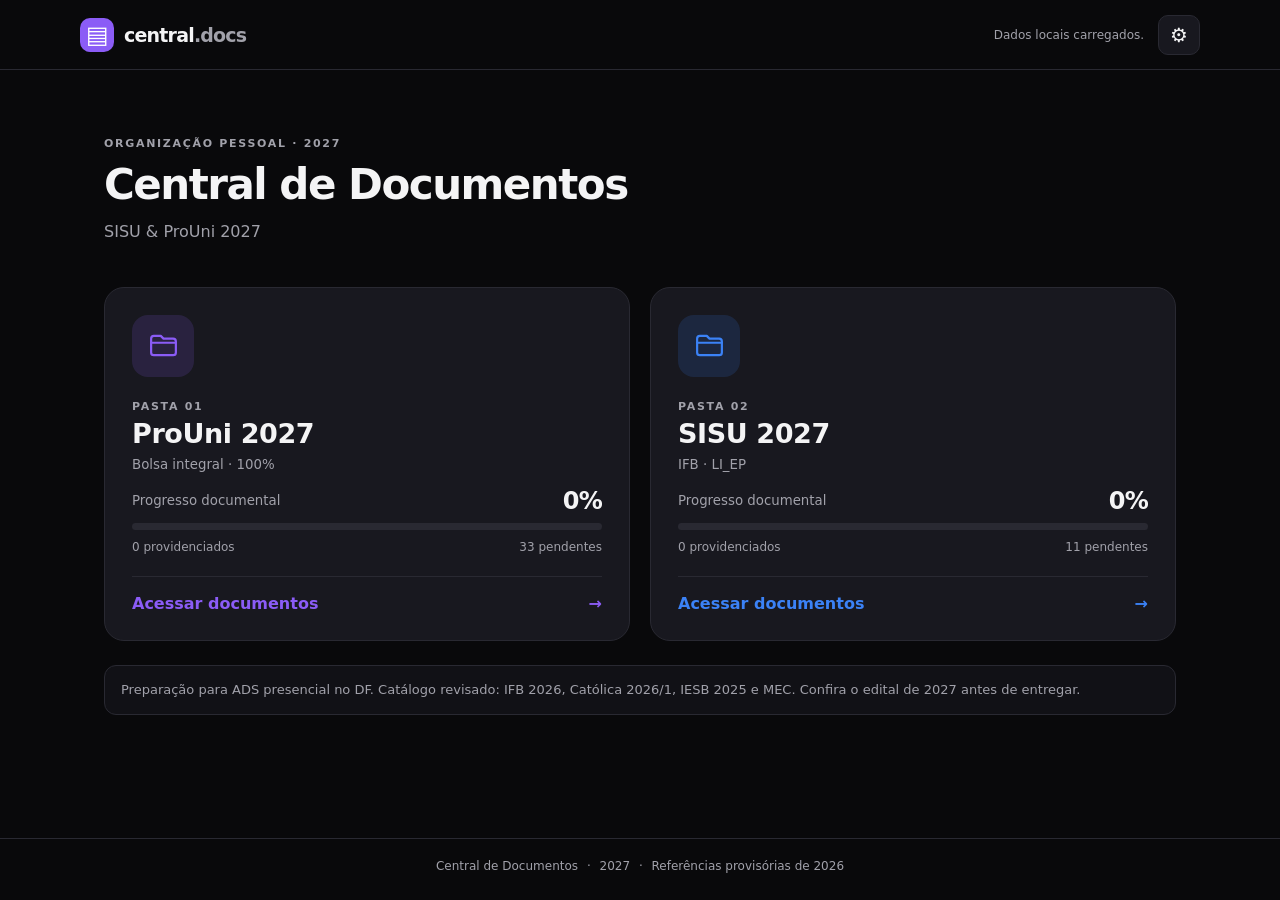
<file: index.html>
<!doctype html><html lang="pt-BR"><head><meta charset="utf-8"><meta name="viewport" content="width=device-width,initial-scale=1"><title>Central de Documentos · 2027</title><link rel="stylesheet" href="style.css"></head><body><header><button id="brand" class="brand" aria-label="Início"><span class="logo">▤</span><span>central<span class="muted">.docs</span></span></button><div class="headright"><span id="saved" role="status"></span><button id="settings" class="iconbtn" aria-label="Configurações" title="Configurações">⚙</button></div></header><main id="app"></main><footer>Central de Documentos <span>·</span> 2027 <span>·</span> Referências provisórias de 2026</footer><input type="file" id="importfile" accept=".json,application/json" hidden><dialog id="dialog"></dialog><script src="documents.js"></script><script src="storage.js"></script><script src="script.js"></script></body></html>
</file>
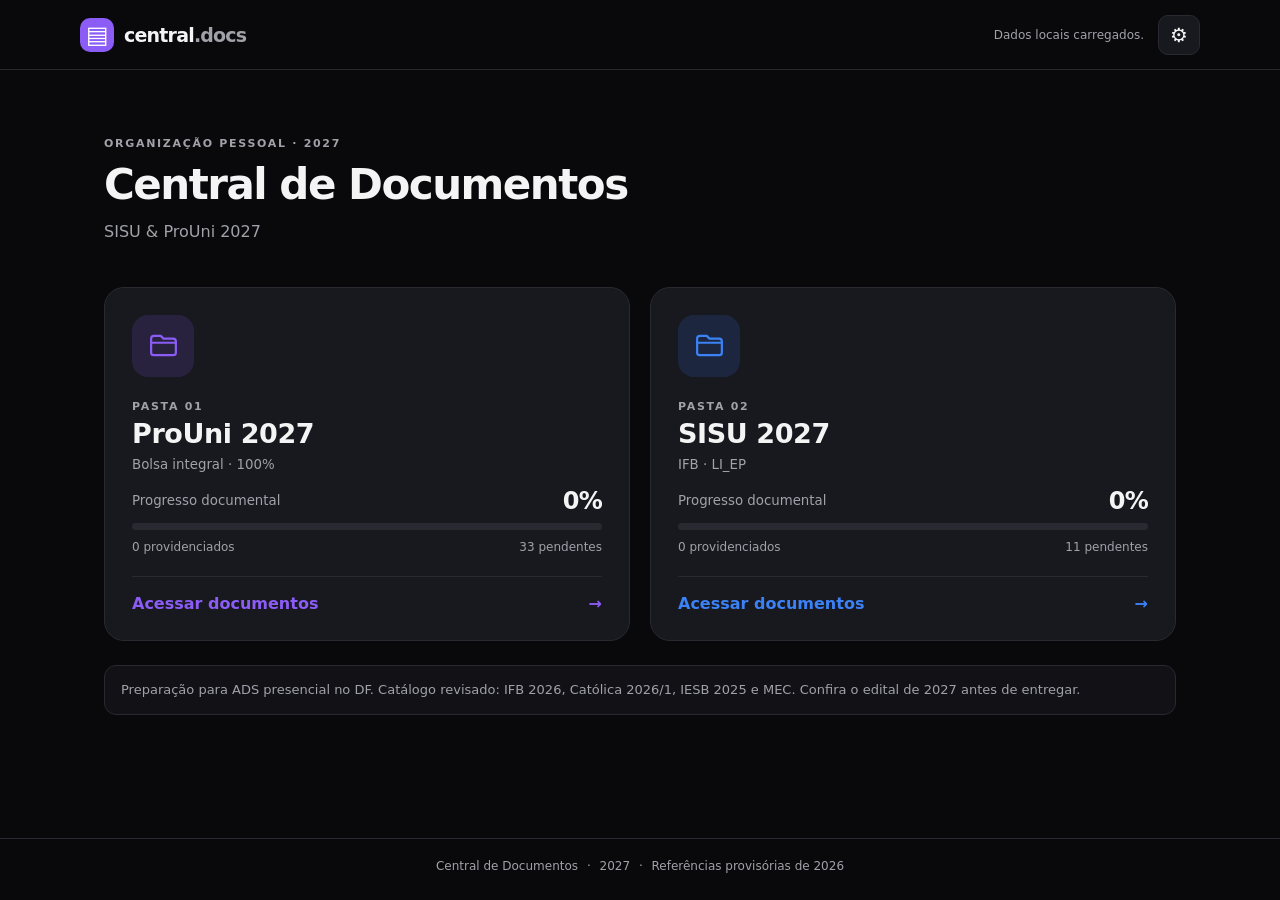
<file: Central_de_Documentos_2027.html>
<!doctype html><html lang="pt-BR"><head><meta charset="utf-8"><meta name="viewport" content="width=device-width,initial-scale=1"><title>Central de Documentos · 2027</title><style>:root{color-scheme:dark;--bg:#09090b;--panel:#111116;--card:#18181f;--border:#292932;--text:#f4f4f5;--muted:#a1a1aa;--accent:#8b5cf6;--success:#22c55e;--warning:#f59e0b;--error:#ef4444;font-family:Inter,system-ui,-apple-system,BlinkMacSystemFont,'Segoe UI',sans-serif}*{box-sizing:border-box}body{margin:0;background:var(--bg);color:var(--text);min-height:100vh}html[data-theme=light]{color-scheme:light;--bg:#f7f7fa;--panel:#fff;--card:#fff;--border:#dedee7;--text:#20202a;--muted:#5f606c;--success:#16803b;--warning:#9b6100;--error:#b91c1c}button,input,select,textarea{font:inherit}button{cursor:pointer;color:inherit;background:var(--card);border:1px solid var(--border);border-radius:10px;padding:10px 14px}button:hover{border-color:var(--accent)}button:focus-visible,a:focus-visible,input:focus-visible,select:focus-visible,summary:focus-visible,textarea:focus-visible{outline:3px solid var(--accent);outline-offset:3px}header{height:70px;display:flex;align-items:center;justify-content:space-between;border-bottom:1px solid var(--border);padding:0 max(20px,calc((100vw - 1120px)/2));gap:12px}.brand{background:none;border:0;padding:0;display:flex;align-items:center;gap:10px;font-size:19px;font-weight:750;letter-spacing:-.8px}.logo{display:grid;place-items:center;background:#8b5cf6;color:#fff;width:34px;height:34px;border-radius:10px;font-size:24px}.headright{display:flex;align-items:center;gap:14px}#saved{font-size:12px;color:var(--muted)}.iconbtn{font-size:20px;padding:7px 11px}main{max-width:1120px;margin:auto;padding:42px 24px 60px;min-height:calc(100vh - 132px)}footer{color:var(--muted);font-size:12px;text-align:center;border-top:1px solid var(--border);padding:20px}footer span{padding:0 5px}.muted,small{color:var(--muted)}h1{font-size:clamp(27px,4vw,42px);letter-spacing:-1.5px;line-height:1.1;margin:12px 0}h2{font-size:21px;letter-spacing:-.4px;margin:0 0 12px}h3{margin:0;font-size:16px}p{line-height:1.55}.eyebrow{font-size:11px;font-weight:750;text-transform:uppercase;letter-spacing:1.7px;color:var(--muted)}.hero{padding:25px 0 32px}.hero p{margin:10px 0;color:var(--muted)}.grid{display:grid;grid-template-columns:repeat(2,minmax(0,1fr));gap:20px}.folder{display:block;text-align:left;padding:27px;border-radius:20px;background:var(--card);border:1px solid var(--border);transition:transform .18s,border .18s;min-width:0}.folder:hover,.profile:hover{transform:translateY(-3px);border-color:var(--accent)}.folder .mark{color:var(--accent);background:color-mix(in srgb,var(--accent) 15%,transparent);width:62px;height:62px;display:grid;place-items:center;border-radius:16px;margin:0 0 23px}.folder h2{font-size:27px;margin:5px 0}.folder .go{display:flex;justify-content:space-between;border-top:1px solid var(--border);margin-top:22px;padding-top:17px;color:var(--accent);font-weight:650}.accent{color:var(--accent)}.progressline{display:flex;justify-content:space-between;gap:8px;align-items:center;margin:14px 0 8px}.progressline strong{font-size:24px;letter-spacing:-.8px}.bar{height:7px;background:var(--border);border-radius:20px;overflow:hidden}.bar span{height:100%;display:block;background:var(--accent);border-radius:20px;transition:width .2s}.statline{display:flex;justify-content:space-between;color:var(--muted);font-size:12px;margin-top:10px;gap:8px;flex-wrap:wrap}.notice{border:1px solid var(--border);border-radius:12px;padding:14px 16px;color:var(--muted);font-size:13px;line-height:1.55;margin:24px 0;background:var(--panel)}.crumb{display:flex;gap:8px;align-items:center;flex-wrap:wrap;font-size:13px;color:var(--muted);margin-bottom:26px}.crumb button{background:none;border:0;padding:5px;color:var(--muted)}.sectionhead{display:flex;align-items:end;justify-content:space-between;gap:16px;flex-wrap:wrap;margin-bottom:26px}.sectionhead p{margin:7px 0 0;color:var(--muted)}.profilegrid{display:grid;grid-template-columns:repeat(auto-fit,minmax(180px,1fr));gap:18px}.profile{text-align:left;min-width:0;border-radius:17px;padding:17px;transition:transform .18s,border .18s}.avatar{display:grid;place-items:center;aspect-ratio:1;border-radius:13px;background:color-mix(in srgb,var(--avatar,#8b5cf6) 24%,var(--panel));color:var(--text);font-size:40px;font-weight:650;letter-spacing:-2px;margin-bottom:15px;max-height:130px}.profile h3{margin-bottom:3px}.profile .progressline strong{font-size:17px}.profile .progressline{margin:13px 0 7px}.toolbar{display:flex;align-items:center;gap:9px;flex-wrap:wrap;margin:20px 0}input:not([type=checkbox]),select,textarea{background:var(--panel);border:1px solid var(--border);color:var(--text);border-radius:9px;padding:10px 12px;min-width:0}input[type=search]{flex:1;min-width:150px}input[type=checkbox]{width:20px;height:20px;accent-color:var(--success);cursor:pointer;flex-shrink:0}textarea{width:100%;resize:vertical}.primary{background:var(--accent);border-color:var(--accent);color:white;font-weight:650}.danger{color:var(--error)}.panel{background:var(--panel);border:1px solid var(--border);border-radius:15px;padding:20px;margin:14px 0}.category{background:var(--panel);border:1px solid var(--border);border-radius:13px;margin:12px 0;overflow:hidden}.category>summary{padding:17px 20px;cursor:pointer;font-weight:650;display:flex;justify-content:space-between;gap:10px;list-style:none}.category>summary:before{content:'›';color:var(--muted);font-size:20px;line-height:1}.category[open]>summary:before{transform:rotate(90deg)}.category>summary span:first-of-type{flex:1}.doc{border-top:1px solid var(--border)}.docrow{display:flex;gap:11px;align-items:center;padding:12px 15px;min-height:60px}.docrow label{display:flex;align-items:center;gap:10px;flex:1;cursor:pointer;min-width:0}.docname{font-size:14px;font-weight:550;overflow-wrap:anywhere}.done .docname{color:var(--muted)}.status{font-size:11px;white-space:nowrap;color:var(--muted);font-weight:650}.status.V{color:var(--success)}.status.A{color:var(--warning)}.status.U{color:#60a5fa}.detailsbtn{padding:5px 10px;flex-shrink:0}.docdetail{padding:15px 20px 20px 45px;background:var(--card);font-size:13px;line-height:1.55}.docdetail p{margin:5px 0 12px}.docdetail .toolbar{margin:10px 0}.docdetail a,a{color:var(--accent);overflow-wrap:anywhere}.formgrid{display:grid;grid-template-columns:repeat(2,minmax(0,1fr));gap:14px}.field{display:flex;flex-direction:column;gap:6px}.field label{font-size:12px;color:var(--muted)}.full{grid-column:1/-1}.actions{display:flex;gap:9px;flex-wrap:wrap}.timeline label{display:flex;gap:10px;align-items:center;padding:10px 0;border-bottom:1px solid var(--border)}.empty{padding:35px;text-align:center;color:var(--muted)}dialog{background:var(--panel);color:var(--text);border:1px solid var(--border);border-radius:16px;width:min(540px,calc(100vw - 30px));padding:22px}dialog::backdrop{background:#0009}.error{color:var(--error)!important}.split{display:flex;justify-content:space-between;align-items:center;gap:10px;flex-wrap:wrap}.small{font-size:12px}.pill{font-size:11px;border:1px solid var(--border);border-radius:20px;padding:4px 8px;color:var(--muted)}.profilehead{display:flex;gap:18px;align-items:center}.profilehead .avatar{width:68px;height:68px;margin:0;font-size:23px;flex-shrink:0}.profilehead h1{font-size:30px;margin:5px 0}.profilehead p{margin:0}.compact{padding:14px 20px}.compact .progressline{margin:0 0 7px}.copytag{font-size:11px;color:var(--muted);white-space:nowrap}.urgent{color:var(--warning);font-size:11px}.switch{display:flex;align-items:center;gap:8px}.note{margin:6px 0}.subtle{background:transparent}.folder svg{width:33px;height:33px}.folder[data-p=S]{--accent:#3b82f6}.folder[data-p=P]{--accent:#8b5cf6}@media(max-width:600px){main{padding:28px 14px 40px}header{padding:0 14px}.grid{grid-template-columns:1fr;gap:12px}.folder{padding:20px}.hero{padding:10px 0 22px}.profilegrid{grid-template-columns:repeat(2,minmax(0,1fr));gap:10px}.profile{padding:12px}.avatar{font-size:32px;max-height:104px}.docrow{padding:10px 8px;gap:6px;flex-wrap:wrap}.docrow label{flex-basis:65%}.docdetail{padding:13px}.copytag{display:none}.formgrid{grid-template-columns:1fr}.headright{gap:5px}#saved{font-size:10px;max-width:120px}.profilehead h1{font-size:24px}.category>summary{padding:14px 10px}.status{font-size:10px}.panel{padding:14px}}@media(prefers-reduced-motion:reduce){*{transition:none!important;scroll-behavior:auto!important}}
</style></head><body><header><button id="brand" class="brand" aria-label="Início"><span class="logo">▤</span><span>central<span class="muted">.docs</span></span></button><div class="headright"><span id="saved" role="status"></span><button id="settings" class="iconbtn" aria-label="Configurações" title="Configurações">⚙</button></div></header><main id="app"></main><footer>Central de Documentos <span>·</span> 2027 <span>·</span> Referências provisórias de 2026</footer><input type="file" id="importfile" accept=".json,application/json" hidden><dialog id="dialog"></dialog><script>
const PROFILES=[['Lucas','Candidato','L'],['Cátia','Mãe','C'],['José Francisco','Pai','JF'],['Larissa Luenda','Irmã','LL'],['Maria Eduarda','Irmã','ME'],['Serralheria','Pessoa jurídica','PJ'],['Documentação familiar','Grupo familiar','GF']];
const CATS=['Documentos pessoais','Documentos escolares','Documentos militares','Documentos eleitorais','Documentos trabalhistas','Comprovantes de renda','Documentos bancários','Documentos empresariais','Documentos tributários','Declarações','Documentos complementares'];
const SOURCES={mec:'https://prouniportal.mec.gov.br/tire-suas-duvidas-pesquisa/documentacao',ifb:'https://www.ifb.edu.br/estude-no-ifb/noticias/45562-sistema-de-selecao-unificada-sisu-2026-documentos',cin:'https://www.nahora.df.gov.br/',cpf:'https://servicos.receitafederal.gov.br/',mil:'https://alistamento.eb.mil.br/',tse:'https://www.tse.jus.br/',ctps:'https://www.gov.br/pt-br/servicos/obter-a-carteira-de-trabalho',cnis:'https://meu.inss.gov.br/',mei:'https://www.gov.br/empresas-e-negocios/pt-br/empreendedor',enem:'https://enem.inep.gov.br/participante/',prouni:'https://acessounico.mec.gov.br/prouni',sisu:'https://acessounico.mec.gov.br/sisu',cad:'https://www.gov.br/pt-br/servicos/emitir-comprovante-do-cadastro-unico'};
// id|perfil|categoria|nome|SISU (A/E/R/-)|ProUni (1/0)|tipo S|tipo P|prazo|emissão|orientação
const RAW=`01|0|0|RG ou CIN|A|1|O|O|N|cin|Identidade oficial com foto; outras identificações oficiais podem ser aceitas.
02|0|0|Comprovante de CPF|A|1|C|C|N|cpf|No IFB, cópia separada se o CPF não constar na identidade; na LB_EP, conferir exigência específica.
03|0|1|Histórico escolar do ensino médio|A|1|A|A|N||Solicitar na escola; comprovar todo o ensino médio público nas cotas.
04|0|1|Certificado ou declaração de conclusão do ensino médio|A|1|A|A|N||IFB: certificado ou histórico acompanhado da declaração de conclusão. ProUni: confirmar forma aceita pela instituição.
05|0|1|Declaração de ensino médio integralmente público|E|1|A|A|N||Alternativa ao histórico que comprove o percurso escolar, conforme edital.
06|0|3|Título eleitoral|A|1|O|C|N|tse|IFB: número ou cópia para maiores de 18 e menores de 70 anos. ProUni: somente se solicitado na matrícula.
07|0|3|Certidão de quitação eleitoral|A|1|P|P|M|tse|Complementar; não substitui automaticamente o título.
08|0|2|Certificado de Dispensa de Incorporação (CDI)|A|1|A|C|N|mil|Aguardando emissão conforme relato. IFB 2026 também prevê documento de apresentação à corporação militar; confirmar o comprovante específico com o campus.
09|0|2|Comprovante de apresentação ou dispensa militar|A|0|A|C|N|mil|Alternativa ao CDI no IFB 2026. Confirme aceitação antes de substituir.
10|0|0|Duas fotografias 3x4 recentes|A|0|O|C|M||Duas fotos idênticas e recentes conforme IFB 2026.
11|0|0|Comprovante de residência com CEP|A|1|O|O|M||Conta ou declaração de residência aceita; guardar original e PDF.
12|0|4|Carteira de Trabalho Digital|R|1|C|C|E|ctps|Complementar para comprovar vínculos; não comprova sozinha ausência de renda.
13|0|4|Extrato previdenciário CNIS|R|1|P|P|E|cnis|Complementar se solicitado.
14|0|6|Extratos bancários pessoais|R|1|A|A|E||Últimos três meses, como referência; verificar período oficial.
15|0|5|Declaração de trabalho e renda informal|R|1|C|C|E||Declarar atividade e rendimentos reais, variáveis; confirmar modelo e aceitação.
16|0|5|Recibos ou comprovantes dos pagamentos informais|R|1|C|C|E||Organizar pagamentos efetivamente recebidos.
17|0|8|IRPF, recibo de entrega e restituição, se houver|R|1|A|A|E|cpf|Se apresentou declaração; não inventar isenção.
18|0|9|Declaração de recebimento ou não de pensão alimentícia|R|1|O|C|E||IFB LB_EP: declaração de cada integrante. ProUni conforme situação e exigência.
19|0|9|Formulário oficial de comprovação da reserva de vaga|E|0|O|C|E|sisu|Usar o anexo da edição de 2027.
20|0|9|Declaração de não ocupação simultânea de vaga ou bolsa|A|0|O|C|E|sisu|Usar formulário do IFB na matrícula.
21|0|10|Formulário de matrícula|A|1|O|C|E||Modelo fornecido pela instituição na convocação.
22|0|10|Boletim de desempenho do ENEM|-|1|C|P|E|enem|Guardar após divulgação; não substitui dados oficiais da seleção.
23|0|10|Comprovante de inscrição e pré-seleção ProUni|-|1|C|P|E|prouni|Gerado no processo seletivo.
24|0|9|Formulário de comprovação de informações ProUni|-|1|C|V|E|prouni|Confirmar formulário institucional de 2027.
25|1|0|RG ou CIN|R|1|O|O|N|cin|Identificação pessoal; outras formas oficiais conforme regras.
26|1|0|Comprovante de CPF|R|1|O|C|N|cpf|Conferir se é necessário documento separado no ProUni.
27|1|4|Carteira de Trabalho Digital|R|1|C|C|E|ctps|Ausência de CLT não significa ausência de renda.
28|1|4|Extrato previdenciário CNIS|R|1|P|P|E|cnis|Complementar.
29|1|6|Extratos bancários da pessoa física|R|1|A|A|E||Pelo menos três meses como referência; separar PF e PJ.
30|1|5|Comprovantes de pró-labore e distribuição de lucros|R|1|C|A|E||Se houver; verificar contabilidade e valores pessoais.
31|1|5|Declaração de rendimentos pessoais da atividade empresarial|R|1|C|C|E||Não confundir faturamento bruto com rendimentos pessoais.
32|1|8|IRPF com recibo e restituição, se houver|R|1|A|A|E|cpf|Se apresentou declaração.
33|1|9|Declaração de recebimento ou não de pensão alimentícia|R|1|O|C|E||IFB LB_EP; ProUni quando pertinente.
34|2|0|RG ou CIN|R|1|O|O|N|cin|Identificação pessoal.
35|2|0|Comprovante de CPF|R|1|O|C|N|cpf|Conferir documento separado.
36|2|4|Carteira de Trabalho Digital com vínculo CLT|R|1|A|A|E|ctps|Vínculo de porteiro.
37|2|5|Contracheques atualizados|R|1|A|A|E||ProUni: três para salário fixo, seis quando há comissão ou horas extras. IFB: contracheques ou declaração atualizada.
38|2|5|Declaração do empregador com cargo e salário bruto|R|1|A|C|E||Alternativa IFB; confirmar ProUni.
39|2|4|Extrato previdenciário CNIS|R|1|P|P|E|cnis|Complementar.
40|2|4|Extrato do FGTS|R|1|A|A|E||Obter no aplicativo oficial FGTS, se necessário.
41|2|6|Extratos bancários pessoais|R|1|A|A|E||Pelo menos três meses; incluir atividade informal na análise.
42|2|5|Declaração de renda informal na serralheria|R|1|C|C|E||O pai não é proprietário nem sócio; declarar renda adicional real.
43|2|5|Comprovantes de recebimentos informais|R|1|C|C|E||Pagamentos efetivos da atividade informal.
44|2|8|IRPF com recibo e restituição, se houver|R|1|A|A|E|cpf|Se apresentou declaração.
45|2|9|Declaração de recebimento ou não de pensão alimentícia|R|1|O|C|E||IFB LB_EP; ProUni conforme situação.
46|3|0|RG ou CIN|R|1|O|O|N|cin|Identificação pessoal.
47|3|0|Comprovante de CPF|R|1|O|C|N|cpf|Conferir documento separado.
48|3|4|Carteira de Trabalho Digital com vínculo CLT|R|1|A|A|E|ctps|Vínculo de porteira.
49|3|5|Contracheques atualizados|R|1|A|A|E||ProUni: três fixos ou seis com comissão ou horas extras. IFB: contracheques ou declaração atualizada.
50|3|5|Declaração do empregador com cargo e salário bruto|R|1|A|C|E||Alternativa IFB; confirmar ProUni.
51|3|4|Extrato previdenciário CNIS|R|1|P|P|E|cnis|Complementar.
52|3|4|Extrato do FGTS|R|1|A|A|E||Se solicitado.
53|3|6|Extratos bancários pessoais|R|1|A|A|E||Pelo menos três meses.
54|3|8|IRPF com recibo e restituição, se houver|R|1|A|A|E|cpf|Se apresentou declaração.
55|3|9|Declaração de recebimento ou não de pensão alimentícia|R|1|O|C|E||IFB LB_EP; ProUni conforme situação.
56|4|0|Certidão de nascimento|R|1|C|O|N||ProUni: alternativa de identificação para menor de 18 anos. IFB LB_EP 2026 pede identificação com foto; confirmar exceção.
57|4|0|Comprovante de CPF|R|1|O|C|N|cpf|Já possui CPF, mas cópia ainda não confirmada.
58|4|0|Primeira via da CIN|R|1|O|A|N|cin|IFB LB_EP: identidade com foto. No ProUni, alternativa à certidão de nascimento; não exigir ambas.
59|4|1|Declaração de matrícula escolar|R|1|C|C|E||Se solicitada pela instituição.
60|4|9|Declaração de ausência de renda assinada pelo responsável|R|1|C|C|E||Menor estudante sem renda; não solicitar documentos de emprego.
61|4|9|Declaração de recebimento ou não de pensão alimentícia|R|1|O|C|E||Responsável declara conforme situação; verificar modelo.
62|5|7|Cartão CNPJ|R|1|P|C|N|cpf|Identificação da empresa exclusivamente de Cátia.
63|5|7|CCMEI, requerimento de empresário ou contrato social|R|1|P|C|N|mei|Somente o ato correspondente à natureza jurídica.
64|5|8|Comprovante do regime tributário|R|1|P|P|N|cpf|Identificar MEI, Simples ou outro regime. Não presumir MEI.
65|5|8|Declaração anual DASN-SIMEI|R|1|C|C|E|mei|Somente MEI.
66|5|8|DEFIS e apurações PGDAS-D|R|1|C|C|E|cpf|Somente Simples Nacional não MEI, conforme obrigação.
67|5|8|ECF ou outras declarações tributárias aplicáveis|R|1|C|C|E|cpf|Somente conforme regime e orientação contábil.
68|5|8|Comprovantes de tributos e contribuições|R|1|C|C|E|cpf|DAS ou demais tributos aplicáveis.
69|5|6|Extratos bancários da pessoa jurídica|R|1|A|A|E||Pelo menos três meses, se houver conta PJ.
70|5|7|Relatórios mensais de faturamento|R|1|P|P|E||Receitas brutas dos serviços; não equivalem à renda familiar.
71|5|7|Notas fiscais de serviços e recibos|R|1|C|C|E||Organizar por competência.
72|5|7|Comprovantes de despesas empresariais|R|1|P|P|E||Despesas reais comprovadas, conforme orientação contábil.
73|5|7|Demonstrativo contábil de receitas, despesas e resultado|R|1|C|C|E||Solicitar ao contador se pertinente.
74|5|5|Comprovantes de retiradas, pró-labore e lucros|R|1|C|C|E||Conciliar com documentos de Cátia.
75|5|7|Registro de pagamentos informais ao pai e ao candidato|R|1|P|P|E||Evitar dupla contagem; não atribuir propriedade da empresa a eles.
76|6|9|Declaração de composição familiar|R|1|C|V|E||Cinco integrantes conforme relato; confirmar definição e modelo oficial.
77|6|0|Certidão de casamento ou união estável dos pais|R|1|C|C|N||Se aplicável e solicitado.
78|6|0|Comprovante de residência familiar|R|1|A|A|M||Reutilizar documento do candidato se aceito; não emitir duas vezes.
79|6|10|Comprovante de Cadastro Único|R|1|A|C|E|cad|Somente se inscritos e pertinente.
80|6|5|Comprovantes de outras rendas e benefícios|R|1|C|C|E||Se houver; observar exclusões legais.
81|6|9|Formulário socioeconômico oficial|R|1|V|V|E||Aguardar modelos da edição e instituição.
82|6|5|Demonstrativo consolidado da renda dos cinco integrantes|R|1|P|P|E||Controle preventivo; não é exigência universal.
83|0|5|Comprovação suficiente da renda informal do candidato|R|1|O|O|E||Confirmar com a instituição os comprovantes aceitos (extratos, IRPF, contribuições e outros); marcar após reunir o conjunto aceito.
84|1|5|Comprovação suficiente dos rendimentos pessoais de Cátia|R|1|O|O|E||Conjunto aceito pela instituição para comprovar renda empresarial pessoal; não é um formulário adicional.
85|2|5|Comprovação suficiente da renda CLT do pai|R|1|O|O|E||Marcar quando reunir a combinação aceita de contracheques ou outros comprovantes.
86|2|5|Comprovação suficiente da renda informal do pai|R|1|O|O|E||Marcar após reunir a documentação aceita da renda adicional.
87|3|5|Comprovação suficiente da renda CLT de Larissa|R|1|O|O|E||Marcar quando reunir a combinação aceita de comprovantes.
88|4|5|Comprovação da situação sem renda da menor|R|1|O|V|E||IFB prevê meios alternativos para estudante sem renda; confirmar formato para menor. ProUni: confirmar necessidade.
89|0|1|Comprovação de conclusão do ensino médio|A|1|O|O|N||Controle do conjunto aceito, não um documento adicional: certificado ou histórico com declaração, conforme IFB; confirmar ProUni.
90|0|1|Comprovação do percurso integral em escola pública|E|0|O|C|N||Controle da comprovação por histórico ou declaração que abranja todo o ensino médio; não exige nova emissão.
91|5|7|Comprovação empresarial pertinente ao regime tributário|R|1|C|V|E||Confirmar conjunto de documentos com instituição e contador; não exigir obrigações mutuamente exclusivas.
92|0|2|Comprovação da situação militar aceita pelo IFB|A|0|O|C|N|mil|Controle da comprovação por CDI ou alternativa aceita pelo campus; não é um documento adicional.`;
const CATALOG={P:[],S:[]};
for(const row of RAW.split('\n')){const [id,g,cat,name,mode,p,sk,pk,time,link,detail]=row.split('|');for(const prog of ['P','S']){if(prog==='P'?p!=='1':mode==='-')continue;CATALOG[prog].push({id:prog+id,g:+g,cat:+cat,name,mode:prog==='S'?mode:'P',kind:prog==='S'?sk:pk,time,link,detail,shared:mode!=='-'&&p==='1',urgent:['03','04','08','09','58','92','62','63','64','83','84','85','86','87'].includes(id)});}}
const TIMELINES={P:['Publicação do edital','Inscrição','Escolha dos cursos','Notas de corte','Primeira chamada','Segunda chamada (se necessária)','Lista de espera (se necessária)','Comprovação das informações','Entrega dos documentos','Análise documental','Aprovação da bolsa','Termo de concessão','Matrícula'],S:['Publicação do edital','Inscrição','Escolha dos cursos','Notas de corte','Resultado','Convocação','Entrega dos documentos','Análise documental','Recurso (se necessário)','Matrícula']};


Object.assign(SOURCES,{
 ucb:'https://ucb2.catolica.edu.br/portal/wp-content/uploads/2026/02/Relacao-de-Documentos-ProUni-2026.1.pdf',
 ucbPortal:'https://ucb2.catolica.edu.br/portal/cursos/bolsas-financiamento-e-convenios/prouni/',
 iesb:'https://www.iesb.br/content/uploads/2021/07/Documentos-Prouni-2025-Candidatos-2.pdf',
 iesbPortal:'https://www.iesb.br/noticias/edital-prouni-2026-2-inicia-inscricoes-nesta-terca-feira-7/',
 ir:'https://www.restituicao.receita.fazenda.gov.br/#/',
 cnis:'https://meu.inss.gov.br/',
 assinatura:'https://www.gov.br/governodigital/pt-br/identidade/assinatura-eletronica',
 ifbD:'https://www.ifb.edu.br/attachments/article/45464/ANEXO%20D%20Documenta%C3%A7%C3%A3o%20para%20Comprova%C3%A7%C3%A3o%20das%20Reservas%20de%20Vagas%20ao%20SiSU%20na%20Sele%C3%A7%C3%A3o%202026.pdf',
 ifbE:'https://www.ifb.edu.br/attachments/article/45464/ANEXO%20E%20Documentos%20para%20Matr%C3%ADcula%20pelo%20SiSU%20na%20Sele%C3%A7%C3%A3o%202026.pdf',
 enemData:'https://www.gov.br/inep/pt-br/centrais-de-conteudo/noticias/enem/resultados-do-enem-serao-divulgados-em-18-de-janeiro'
});
function revise(p,id,patch){const d=CATALOG[p].find(x=>x.id===p+id);if(!d)throw Error('ID ausente: '+p+id);Object.assign(d,patch);}
function addAudit(p,id,g,cat,name,kind,time,link,detail,mode='R',urgent=false,ref=''){
 if(CATALOG[p].some(d=>d.id===p+id))throw Error('ID duplicado');
 CATALOG[p].push({id:p+id,g,cat,name,kind,time,link,detail,mode:p==='P'?'P':mode,shared:false,urgent,ref});
}
for(const id of ['02','26','35','47'])revise('P',id,{kind:'O',detail:'Referência UCB 2026/1 e IESB 2025: identificação e CPF dos adultos. Confira se o CPF integrado ou CNH dispensa cópia separada.',ref:'ucb'});
for(const id of ['12','27','36','48'])revise('P',id,{kind:'O',detail:'UCB 2026/1 e IESB 2025 solicitam CTPS dos adultos. Na UCB, PDF digital atualizado em até 30 dias, com os dois últimos vínculos; sem contrato, página de dados pessoais. CTPS física conforme páginas indicadas pela instituição.',ref:'ucb'});
for(const id of ['13','28','39','51'])revise('P',id,{kind:'C',detail:'IESB 2025 exige CNIS completo de todos os adultos. Na UCB, confirmar eventual exigência adicional. Emitir no Meu INSS.',ref:'iesb'});
for(const id of ['14','29','41','53'])revise('P',id,{kind:'C',detail:'UCB 2026/1: extratos de todas as contas ativas, bancos tradicionais e digitais, dos três meses completos anteriores ao mês atual, identificando banco, conta e titular. IESB 2025: seis meses para autônomos ou MEI; três para sócios/dirigentes. Confirmar conforme atividade e instituição.',ref:'ucb'});
for(const id of ['17','32','44','54'])revise('P',id,{kind:'C',detail:'UCB 2026/1: todas as páginas da declaração do último exercício exigido, recibo de entrega; se não declarou, usar o comprovante de consulta específico em item separado. MEC também prevê notificação de restituição quando houver.',ref:'ucb'});
for(const id of ['37','49'])revise('P',id,{kind:'O',detail:'UCB 2026/1: três meses completos anteriores ao mês atual para salário fixo, seis para horista, comissões, gorjetas ou horas extras. Juntar recibos de férias e 13º quando recebidos no período. IESB 2025 também distingue três e seis meses.',ref:'ucb'});
for(const id of ['15','42'])revise('P',id,{kind:'O',detail:'UCB 2026/1: declaração de atividade remunerada no modelo da instituição, com atividade e média mensal real. IESB 2025: verificar DECORE e extratos de seis meses para autônomos. Não declarar ausência de renda.',ref:'ucb'});
revise('P','03',{kind:'O',detail:'UCB 2026/1 solicita histórico e certificado ou declaração de conclusão. IESB 2025 solicita histórico e certificado (frente e verso), com declaração substitutiva na falta de um deles. Confirmar 2027.',ref:'ucb'});
revise('P','04',{kind:'O',detail:'UCB 2026/1: certificado OU declaração de conclusão, além do histórico. IESB 2025: conferir substituição por declaração escolar com as séries cursadas.',ref:'ucb'});
revise('P','89',{kind:'P',detail:'Controle preventivo da conferência do conjunto escolar; não é documento adicional.',ref:'ucb'});
revise('P','06',{kind:'O',detail:'UCB 2026/1 exige título eleitoral do candidato maior de 18 anos. Conferir instituição escolhida.',ref:'ucb'});
revise('P','22',{kind:'O',detail:'UCB 2026/1 exige resultado do ENEM usado na inscrição. INEP informou divulgação dos resultados do ENEM 2026 em 18/01/2027.',ref:'ucb'});
revise('P','23',{kind:'O',detail:'Ficha de inscrição do ProUni; UCB 2026/1 e IESB 2025 pedem este registro.',ref:'ucb'});
revise('P','24',{kind:'O',detail:'UCB 2026/1 pede formulário socioeconômico unificado preenchido, datado e assinado; aguarde modelo de 2027.',ref:'ucb',link:'ucbPortal'});
revise('P','56',{name:'Identificação da menor: certidão de nascimento ou RG/CIN',kind:'O',detail:'UCB 2026/1 e IESB 2025 aceitam uma das duas opções para menores de 18 anos; marque quando tiver uma delas. Não é necessário obter ambas para este fim.',ref:'ucb'});
revise('P','58',{kind:'P',detail:'Alternativa à certidão de nascimento. A CIN é prioritária para SISU LB_EP, não é exigência cumulativa no ProUni.',ref:'ucb'});
revise('P','11',{detail:'UCB 2026/1: comprovante de até seis meses em nome do adulto ou declaração de residência no modelo oficial. IESB 2025 também exige comprovante pessoal atualizado.',ref:'ucb'});
revise('P','30',{detail:'UCB 2026/1: três meses completos de pró-labore para sócios e dirigentes. Se for MEI, seguir as exigências específicas de MEI. Separar lucros efetivamente recebidos.',ref:'ucb'});
revise('P','63',{detail:'UCB 2026/1: CCMEI se MEI; requerimento empresarial ou contrato social e alterações, se sócia/dirigente. IESB 2025 prevê registro de MEI ou contrato conforme categoria.',ref:'ucb'});
revise('P','65',{detail:'DASN-SIMEI somente se MEI. UCB 2026/1 e IESB 2025 solicitam declaração anual correspondente.',ref:'ucb'});
revise('P','69',{detail:'Extratos PJ, quando aplicáveis: separar da conta pessoal. IESB 2025 pede seis meses para MEI e três para sócios/dirigentes; confirmar se inclui todas as contas PJ no caso concreto.',ref:'iesb'});
revise('S','02',{detail:'IFB 2026: na matrícula, CPF separado se não estiver na identificação; em LB_EP o Anexo D pede cópia do CPF de todos, inclusive candidato.',ref:'ifbD'});
revise('S','78',{kind:'O',detail:'LB_EP: declaração de residência assinada ou comprovante com CEP em nome do candidato ou familiar. Reutilize o documento já obtido; não é nova emissão.',ref:'ifbD'});
revise('S','58',{detail:'Anexo D do IFB 2026 pede identificação oficial com foto de todos do grupo familiar. A certidão de nascimento isolada não consta como alternativa nesta modalidade. Confirme exceção com o campus.',ref:'ifbD'});
revise('S','08',{detail:'IFB Anexo E 2026 aceita reservista, dispensa ou apresentação à corporação militar, para homens maiores de 18 e abaixo de 45 anos. CDI ainda não confirmado; consultar campus.',ref:'ifbE'});
revise('S','09',{ref:'ifbE'});
revise('S','19',{link:'ifb',ref:'ifbD'});
revise('S','20',{link:'ifb',ref:'ifbE'});
for(const [i,g] of [[93,1],[94,2],[95,3]])addAudit('P',String(i),g,0,'Comprovante de residência individual ou declaração','O','M','ucbPortal','UCB 2026/1: documento nominal de até seis meses; cônjuges/conviventes legalmente comprovados podem compartilhar um comprovante. IESB 2025 pede comprovante por adulto. Usar declaração institucional se necessário.','R',false,'ucb');
for(const [i,g] of [[96,0],[97,1],[98,2],[99,3]])addAudit('P',String(i),g,8,'Consulta de IRPF para não declarante','C','E','ir','Somente se não apresentou IRPF: UCB 2026/1 pede impressão da consulta do exercício indicado com resultado de ausência de informação. Não é uma declaração genérica de isenção; confirmar o exercício de 2027.','R',false,'ucb');
for(const [i,g] of [[100,0],[101,1],[102,2],[103,3],[104,4]])addAudit('P',String(i),g,6,'Comprovante de encerramento de conta bancária','C','E','','UCB 2026/1: se encerrou conta nos dois meses anteriores à entrega, pedir comprovante formal do banco. Não se aplica se não houve encerramento.','R',false,'ucb');
addAudit('P','105',4,6,'Extratos bancários da menor, se possuir conta','C','E','','UCB 2026/1: todos com contas ativas, inclusive menores, devem apresentar três meses completos. Se não possui conta, não se aplica.','R',false,'ucb');
addAudit('P','106',0,5,'DECORE do trabalho informal, se exigida','C','E','','IESB 2025: para autônomos, DECORE por profissional contábil regular, referente aos três últimos meses. UCB usa declaração de atividade remunerada; confirmar enquadramento do trabalho informal.','R',true,'iesb');
addAudit('P','107',2,5,'DECORE da renda informal adicional, se exigida','C','E','','IESB 2025: confirmar enquadramento como autônomo e DECORE dos três últimos meses. Não é documento de propriedade da empresa.','R',true,'iesb');
for(const [i,g] of [[108,0],[109,2]])for(const p of ['P','S'])addAudit(p,String(i),g,4,'Guias de contribuição ao INSS, se houver','A','E','cnis','IFB 2026 aceita guia do último mês paga, compatível com renda de autônomo; MEC prevê comprovação de contribuições conforme atividade. Não criar recolhimentos fictícios.');
for(const [i,g] of [[110,2],[111,3]])addAudit('P',String(i),g,5,'Recibos de férias e 13º salário','C','E','','UCB 2026/1: enviar recibos se recebidos durante os meses de referência dos contracheques.','R',false,'ucb');
addAudit('P','112',0,2,'Certificado de Alistamento Militar (CAM)','C','N','mil','UCB 2026/1 lista expressamente o CAM para homens na faixa militar. Verificar se o CDI ou comprovante provisório é aceito na edição 2027.','R',true,'ucb');
addAudit('P','113',5,8,'DAS ou comprovantes de pró-labore do MEI','C','E','mei','IESB 2025: três últimos meses de DAS ou pró-labore, somente se o regime for MEI.','R',false,'iesb');
addAudit('P','114',5,8,'Declaração fiscal da pessoa jurídica (IRPJ ou obrigação equivalente)','C','E','cpf','IESB 2025 prevê documentação de IRPJ para sócios/dirigentes. Consultar contador sobre obrigação efetivamente aplicável; não exigir IRPJ de forma indiscriminada.','R',false,'iesb');
for(const [i,g] of [[115,0],[116,1],[117,2],[118,3]])addAudit('P',String(i),g,4,'Rescisão e seguro-desemprego, se aplicáveis','C','E','','UCB 2026/1: se ficou desempregado nos cinco meses anteriores à inscrição, apresentar rescisão e comprovantes de seguro-desemprego se recebeu.','R',false,'ucb');
addAudit('P','119',6,9,'Declaração de ajuda financeira externa, se houver','C','E','ucbPortal','UCB 2026/1 exige declaração no modelo institucional para ajuda recebida. Não duplicar transferências entre integrantes.','R',false,'ucb');
addAudit('P','120',4,9,'Guarda, tutela ou declaração do responsável, se aplicável','C','E','ucbPortal','Somente quando houver situação de guarda ou tutela pertinente; não presumir ausência dos pais.','R',false,'ucb');
addAudit('P','121',6,5,'Contrato de locação e recebimentos de aluguel, se houver','C','E','','UCB 2026/1: contrato e/ou comprovantes de três meses quando há renda de aluguel; observar situação real.','R',false,'ucb');
addAudit('P','122',0,10,'Encerramento de vínculo anterior, se exigível','C','E','ucbPortal','Se houver bolsa ProUni, financiamento FIES ou matrícula pública incompatível, verificar termo ou encerramento conforme instituição. Não presumir vínculo ativo.','A',false,'ucb');
addAudit('S','123',0,10,'Conferência presencial de originais e assinatura da matrícula','C','M','ifb','IFB 2026: após deferimento de matrícula on-line, apresentar originais e cópias agendados e assinar ficha física. Confirmar modalidade de entrega.','A',false,'ifbE');
addAudit('S','124',0,10,'Comprovante de manifestação de interesse em lista de espera','C','E','sisu','Guardar se participar da lista de espera; acompanhar homologação e convocação.','A');
addAudit('P','125',0,10,'Protocolo de entrega da documentação','C','E','prouni','Guardar recibo ou comprovante de envio e acompanhar análise. Não é documento de renda.');
addAudit('P','126',1,5,'Declaração de atividade remunerada da proprietária, se MEI','C','E','ucbPortal','UCB 2026/1 exige declaração de atividade remunerada para MEI; se outro enquadramento, seguir categoria correspondente.','R',false,'ucb');
addAudit('P','127',6,10,'Conferir edital e lista de documentos da instituição de 2027','O','E','prouni','Verificar oferta de ADS presencial, campus, turno, bolsa integral, forma de entrega e prazos antes de enviar. As referências de 2025/2026 são preventivas.');
addAudit('S','128',0,10,'Conferir edital IFB e anexos de 2027','O','E','ifb','Verificar curso, campus, modalidade, anexos e cronograma antes da entrega.','A');
addAudit('P','129',6,0,'Comprovantes de estado civil dos demais adultos, se aplicáveis','C','E','ucbPortal','UCB 2026/1 exige comprovante de casamento, união estável, divórcio ou viuvez conforme situação real.','R',false,'ucb');
addAudit('P','130',6,5,'Decisão ou comprovantes de pensão alimentícia, se houver','C','E','ucbPortal','Apresentar decisão judicial, acordo ou escritura e comprovantes de recebimento, conforme situação; declaração espontânea quando pertinente.','R',false,'ucb');
</script><script>
const KEYS={P:'central_documentos_prouni_2027_v2',S:'central_documentos_sisu_2027_v2',prefs:'central_documentos_preferences_v2',backup:'central_documentos_backup_v2'};
const fresh=()=>({version:2,items:{},custom:[],removed:[],timeline:{}});
const validStatus=s=>['P','A','V','U','X'].includes(s);
const isObj=x=>x&&typeof x==='object'&&!Array.isArray(x);
function validateProgram(x,p){if(!isObj(x)||x.version!==2||!isObj(x.items)||!Array.isArray(x.custom)||!Array.isArray(x.removed)||!isObj(x.timeline))throw Error('Dados incompatíveis.');const ids=new Set(CATALOG[p].map(d=>d.id));for(const d of x.custom){if(!isObj(d)||typeof d.id!=='string'||!new RegExp('^'+p+'NOVO[a-zA-Z0-9-]{1,100}$').test(d.id)||ids.has(d.id)||typeof d.name!=='string'||!d.name.trim()||d.name.length>180||!Number.isInteger(d.g)||d.g<0||d.g>6||!Number.isInteger(d.cat)||d.cat<0||d.cat>=CATS.length||!['O','C','A','P','V'].includes(d.kind)||!(p==='P'?d.mode==='P':['A','E','R'].includes(d.mode))||!['N','E','M','Q'].includes(d.time))throw Error('Documento personalizado inválido.');ids.add(d.id);}for(const [id,v] of Object.entries(x.items)){if(!ids.has(id)||!isObj(v)||!validStatus(v.status)||typeof v.note!=='string'||v.note.length>4000||typeof v.copy!=='boolean'||typeof v.applicable!=='boolean'||(v.updated!==undefined&&(typeof v.updated!=='string'||(v.updated!==''&&!Number.isFinite(Date.parse(v.updated)))))||(v.name!==undefined&&(typeof v.name!=='string'||v.name.length>180)))throw Error('Estado documental inválido.');}if(x.removed.some(id=>!ids.has(id))||Object.entries(x.timeline).some(([i,v])=>!/^\d+$/.test(i)||+i>=TIMELINES[p].length||typeof v!=='boolean'))throw Error('Etapas ou exclusões inválidas.');return x;}
const defaultPrefs=()=>({theme:'dark',quota:'LI_EP'});
function validatePrefs(x){if(!isObj(x)||!['dark','light'].includes(x.theme)||!['AC','LI_EP','LB_EP'].includes(x.quota))throw Error('Preferências inválidas.');return x;}
const emptyItem=()=>({status:'P',note:'',copy:false,applicable:false,updated:''});
function migrateSnapshot(s){if(s.version!==1||!Array.isArray(s.alteracoes)||!Array.isArray(s.removidos)||!Array.isArray(s.adicionados)||!isObj(s.etapas))throw Error('Registro anterior inválido.');const out={version:2,programs:{P:fresh(),S:fresh()},prefs:defaultPrefs()};out.prefs.quota=({AC:'AC',LI:'LI_EP',LB:'LB_EP'})[s.mode]||'LI_EP';for(const a of s.adicionados){const p=a.id?.[0];if(!out.programs[p])throw Error('Programa inválido.');out.programs[p].custom.push({id:a.id,name:a.name,g:a.g,cat:10,kind:a.kind==='O'?'O':'C',mode:p==='P'?'P':a.mode,time:a.phase==='D'?'E':'N',detail:'Importado do painel anterior.',link:'',shared:false,urgent:false});out.programs[p].items[a.id]={...emptyItem(),status:a.status==='R'?'A':a.status,note:String(a.note||''),copy:!!a.copy,applicable:a.status==='V',updated:''};}for(const a of s.alteracoes){const p=a.id?.[0];if(!out.programs[p])throw Error('Programa inválido.');out.programs[p].items[a.id]={...emptyItem(),status:a.status==='R'?'A':a.status,note:(a.status==='R'?'Prioridade urgente (registro anterior). ':'')+String(a.obs||''),copy:!!a.copia,applicable:a.status==='V',name:a.nome,updated:''};}for(const id of s.removidos){if(!out.programs[id[0]])throw Error('Exclusão inválida.');out.programs[id[0]].removed.push(id);}for(const [key,v] of Object.entries(s.etapas)){if(out.programs[key[0]])out.programs[key[0]].timeline[key.slice(1)]=!!v;}return out;}
function decodeBackup(x){if(x?.version===1)x=migrateSnapshot(x);if(!isObj(x)||x.version!==2||!isObj(x.programs)||!Object.keys(x.programs).length||Object.keys(x.programs).some(p=>!['P','S'].includes(p)))throw Error('Backup incompatível.');for(const [p,s] of Object.entries(x.programs))validateProgram(s,p);if(x.prefs)validatePrefs(x.prefs);return x;}

</script><script>
const $=s=>document.querySelector(s), app=$('#app');
const e=x=>String(x??'').replace(/[&<>"']/g,c=>({'&':'&amp;','<':'&lt;','>':'&gt;','"':'&quot;',"'":'&#39;'}[c]));
const label={P:'Pendente',A:'Em andamento',V:'Providenciado',U:'Aguardando atualização',X:'Não se aplica'}, kind={O:'Exigência de referência',A:'Alternativa aceita (ver condições)',C:'Condicional',P:'Complementar / preventivo',V:'A confirmar no edital'}, timing={N:'Providenciar agora',E:'Após publicação do edital',M:'Próximo à matrícula',Q:'Somente se solicitado'};
let data={P:fresh(),S:fresh()},prefs=defaultPrefs(),blocked=new Set(),route={view:'home',p:'P',g:0},query='',filter='all',opened=new Set(),closedCats=new Set();
const pn=p=>p==='P'?'ProUni':'SISU', color=p=>p==='P'?'#8b5cf6':'#3b82f6';
function notice(msg,bad=false){$('#saved').textContent=msg;$('#saved').classList.toggle('error',bad);}
function load(){for(const k of ['P','S','prefs']){try{let raw=localStorage.getItem(KEYS[k]);if(raw){let v=JSON.parse(raw);if(k==='prefs')prefs=validatePrefs(v);else data[k]=validateProgram(v,k);}}catch(err){blocked.add(k);}}if(blocked.size)notice('Falha ao ler dados locais. Exporte antes de restaurar.',true);else notice('Dados locais carregados.');}
function save(k){try{if(blocked.has(k))throw Error('Dados locais protegidos');localStorage.setItem(KEYS[k],JSON.stringify(k==='prefs'?prefs:data[k]));if(blocked.size)notice('Alguns dados locais estão protegidos. Faça backup.',true);else notice('Alterações salvas automaticamente.');return true;}catch(err){notice('Falha ao salvar. Exporte um backup agora.',true);return false;}}
function docs(p){return [...CATALOG[p],...data[p].custom].filter(d=>!data[p].removed.includes(d.id)).map(d=>{const s={...emptyItem(),...data[p].items[d.id]};return {...d,...s,name:s.name||d.name};});}
function relevant(d,p){return p==='P'||d.mode==='A'||d.mode==='E'&&prefs.quota!=='AC'||d.mode==='R'&&prefs.quota==='LB_EP';}
function applicable(d,p){return relevant(d,p)&&d.status!=='X'&&(d.kind==='O'||d.applicable||(p==='S'&&d.id==='S02'&&prefs.quota==='LB_EP'));}
function stats(ds,p){const a=ds.filter(d=>applicable(d,p)),n=a.filter(d=>d.status==='V').length;return {n,t:a.length,percent:a.length?Math.round(n*100/a.length):null};}
function bar(s){return `<div class="bar" role="progressbar" aria-label="Progresso documental" aria-valuemin="0" aria-valuemax="100" aria-valuenow="${s.percent??0}"><span style="width:${s.percent??0}%"></span></div>`;}
function progress(s){return `<div class="progressline"><small>Progresso documental</small><strong>${s.percent===null?'Não se aplica':s.percent+'%'}</strong></div>${bar(s)}<div class="statline"><span>${s.n} providenciados</span><span>${s.t-s.n} pendentes</span></div>`;}
function patch(p,id,changes,redraw=true){let old=data[p].items[id]||emptyItem();data[p].items[id]={...old,...changes,updated:new Date().toISOString()};save(p);if(redraw){const focused=document.activeElement;const attr=['check','status','applicable','copy'].find(k=>focused?.dataset?.[k]===id);render();if(attr)app.querySelector(`[data-${attr}="${CSS.escape(id)}"]`)?.focus();}}
function go(view,p=route.p,g=route.g){route={view,p,g};query='';filter='all';opened.clear();closedCats.clear();render();window.scrollTo(0,0);app.querySelector('h1')?.focus();}
const folderSVG='<svg viewBox="0 0 24 24" fill="none" stroke="currentColor" stroke-width="1.6" stroke-linecap="round" stroke-linejoin="round" aria-hidden="true"><path d="M3 7a2 2 0 0 1 2-2h5l2 2h7a2 2 0 0 1 2 2v8a2 2 0 0 1-2 2H5a2 2 0 0 1-2-2z"/><path d="M3 10h18"/></svg>';
const avatar=g=>`<div class="avatar" style="--avatar:${['#8b5cf6','#db6b9c','#3b82f6','#db9250','#43b9b0','#7773ca','#739781'][g]}" aria-hidden="true">${e(PROFILES[g][2])}</div>`;
const crumbs=(p,g)=>`<nav class="crumb" aria-label="Caminho"><button data-go="home">← Início</button><span>/</span>${g!==undefined?`<button data-go="program" data-p="${p}">${pn(p)} 2027</button><span>/</span><span>${e(PROFILES[g][0])}</span>`:`<span>${pn(p)} 2027</span>`}</nav>`;
const heading=(k,t,sub='')=>`<div class="eyebrow">${k}</div><h1 tabindex="-1">${t}</h1>${sub?`<p>${sub}</p>`:''}`;
function home(){return `<section class="hero">${heading('ORGANIZAÇÃO PESSOAL · 2027','Central de Documentos','SISU & ProUni 2027')}</section><div class="grid">${['P','S'].map((p,i)=>`<button class="folder" data-go="program" data-p="${p}"><div class="mark">${folderSVG}</div><div class="eyebrow">PASTA 0${i+1}</div><h2>${pn(p)} 2027</h2><small>${p==='P'?'Bolsa integral · 100%':'IFB · '+prefs.quota}</small>${progress(stats(docs(p),p))}<div class="go"><span>Acessar documentos</span><span>→</span></div></button>`).join('')}</div><div class="notice">Preparação para ADS presencial no DF. Catálogo revisado: IFB 2026, Católica 2026/1, IESB 2025 e MEC. Confira o edital de 2027 antes de entregar.</div>`;}
function program(p){return `${crumbs(p)}<div class="sectionhead"><div>${heading(pn(p)+' 2027','De quem são os documentos?','Escolha um perfil para organizar os documentos.')}</div><div class="actions">${p==='S'?'<button data-go="quota">Modalidade: '+prefs.quota+'</button>':''}<button data-go="timeline">Etapas do processo</button>${p==='P'?'<button data-go="income">Orientações de renda</button>':''}</div></div><div class="panel compact">${progress(stats(docs(p),p))}</div><div class="profilegrid">${PROFILES.map(([name,role],g)=>{const s=stats(docs(p).filter(d=>d.g===g),p);return `<button class="profile" data-go="profile" data-g="${g}">${avatar(g)}<h3>${e(name)}</h3><small>${e(role)}</small><div class="progressline"><small>${s.t?s.n+'/'+s.t+' documentos':'Sem itens aplicáveis'}</small><strong>${s.percent===null?'Não se aplica':s.percent+'%'}</strong></div>${bar(s)}</button>`;}).join('')}</div><p class="muted small">Itens condicionais entram no cálculo quando incluídos ou marcados como providenciados. Alternativas e itens preventivos podem ser incluídos manualmente; não são exigências cumulativas.</p>`;}
function docrow(d,p){const x=opened.has(d.id),id=e(d.id),other=p==='P'?'S':'P', counterpart=docs(other).find(v=>v.id===other+d.id.slice(1)),both=d.shared&&counterpart&&relevant(counterpart,other)&&counterpart.status!=='X',count=both?2:1;const source=SOURCES[d.ref]||(p==='P'?SOURCES.mec:SOURCES.ifb);return `<article class="doc ${d.status==='V'?'done':''}"><div class="docrow"><label><input type="checkbox" data-check="${id}" ${d.status==='V'?'checked':''} aria-label="Providenciado: ${e(d.name)}"><span class="docname">${e(d.name)} ${d.urgent?'<span class="urgent">· prioridade</span>':''}${!applicable(d,p)&&d.status!=='X'?'<span class="muted small"> · fora do cálculo</span>':''}</span></label><span class="copytag">${count} ${count===1?'via':'vias'}*</span><span class="status ${d.status}">${label[d.status]}</span><button class="detailsbtn" data-expand="${id}" aria-expanded="${x}" aria-label="Detalhes de ${e(d.name)}">${x?'−':'+'}</button></div>${x?`<div class="docdetail"><div class="split"><span class="pill">${kind[d.kind]}</span><small>${timing[d.time]||'Conforme edital'}</small></div><p>${e(d.detail||'Documento adicionado manualmente.')}</p><p><strong>Emissão:</strong> ${d.link&&SOURCES[d.link]?`<a target="_blank" rel="noopener noreferrer" href="${SOURCES[d.link]}">Consultar serviço oficial</a>`:'Solicitar à escola, instituição, banco, empregador, contador ou responsável, conforme o documento.'}</p><p><strong>Formato:</strong> original disponível e cópia simples ou PDF conforme convocação. ${both?'Separar 2 cópias: 1 para o ProUni e 1 para o SISU.':'Separar 1 cópia para o '+pn(p)+'.'} Quantidade preventiva; não se aplica literalmente a fotos, formulários exclusivamente digitais ou controles de conjuntos.</p><p><strong>Referência:</strong> <a href="${source}" target="_blank" rel="noopener noreferrer">${d.ref==='ucb'?'Católica — 2026/1':d.ref==='iesb'?'IESB — 2025':p==='P'?'MEC — documentação':'IFB — edital e anexos de 2026'}</a> · 25/11/2026 · confirmar edição de 2027.</p><div class="toolbar"><label>Status <select data-status="${id}">${Object.entries(label).map(([v,l])=>`<option value="${v}" ${d.status===v?'selected':''}>${l}</option>`).join('')}</select></label>${d.kind!=='O'&&!(p==='S'&&d.id==='S02'&&prefs.quota==='LB_EP')?`<label class="switch"><input type="checkbox" data-applicable="${id}" ${d.applicable?'checked':''}> Incluir no progresso</label>`:''}<label class="switch"><input type="checkbox" data-copy="${id}" ${d.copy?'checked':''}> Cópia deste programa pronta</label></div><label for="note-${id}">Observações (não inclua dados pessoais sensíveis)</label><textarea id="note-${id}" rows="2" maxlength="4000" data-note="${id}" placeholder="Ex.: solicitar na próxima semana">${e(d.note)}</textarea><div class="split"><small>Última alteração: ${d.updated?e(new Date(d.updated).toLocaleString('pt-BR')):'Nenhuma'}</small><div class="actions"><button data-edit="${id}">Editar nome</button><button class="danger" data-remove="${id}">Remover</button></div></div></div>`:''}</article>`;}
function profile(p,g){const all=docs(p).filter(d=>d.g===g&&relevant(d,p)),s=stats(all,p),shown=all.filter(d=>d.name.toLocaleLowerCase('pt-BR').includes(query.toLocaleLowerCase('pt-BR'))&&(filter==='all'||filter==='urgent'&&d.urgent&&d.status!=='V'&&d.status!=='X'||filter==='copy'&&!d.copy&&d.status!=='X'||filter==='now'&&d.time==='N'||filter==='later'&&d.time!=='N'||d.status===filter));return `${crumbs(p,g)}<div class="sectionhead"><div class="profilehead">${avatar(g)}<div>${heading(pn(p)+' 2027',e(PROFILES[g][0]),e(PROFILES[g][1]))}</div></div><button data-add="1">+ Adicionar documento</button></div><div class="panel compact">${progress(s)}</div>${!all.length?'<div class="panel empty">Documentação não necessária para esta modalidade.</div>':`<div class="toolbar"><input type="search" id="search" aria-label="Pesquisar documentos" placeholder="Pesquisar documentos..." value="${e(query)}"><select id="filter" aria-label="Filtrar documentos">${Object.entries({all:'Todos',...label,urgent:'Urgentes',copy:'Cópias pendentes',now:'Providenciar agora',later:'Após edital / matrícula'}).map(([v,l])=>`<option value="${v}" ${filter===v?'selected':''}>${l}</option>`).join('')}</select></div><p class="muted small">${shown.length} itens visíveis · * vias preventivas · itens alternativos ou complementares só contam se incluídos.</p>${CATS.map((c,i)=>{const rows=shown.filter(d=>d.cat===i),cs=stats(all.filter(d=>d.cat===i),p);return rows.length?`<details class="category" data-cat="${i}" ${closedCats.has(i)?'':'open'}><summary><span>${c}</span><small>${cs.n}/${cs.t}</small></summary>${rows.map(d=>docrow(d,p)).join('')}</details>`:'';}).join('')||'<div class="empty">Nenhum documento encontrado.</div>'}`}`;}
function quota(){return `${crumbs('S')}<div class="hero">${heading('SISU · CONFIGURAÇÃO','Modalidade de concorrência','A alteração não apaga marcações anteriores.')}</div><div class="panel">${[['AC','Ampla concorrência'],['LI_EP','Escola pública, independentemente da renda'],['LB_EP','Escola pública e baixa renda']].map(([v,l])=>`<p><label class="switch"><input type="radio" name="quota" value="${v}" ${prefs.quota===v?'checked':''}> <strong>${v}</strong> — ${l}</label></p>`).join('')}</div><button class="primary" data-go="program" data-p="S">Voltar aos perfis</button>`;}
function timeline(p){return `${crumbs(p)}<div class="hero">${heading(pn(p)+' 2027','Etapas do processo','Acompanhe a seleção separadamente dos documentos.')}</div><div class="panel timeline">${TIMELINES[p].map((t,i)=>`<label><input type="checkbox" data-stage="${i}" ${data[p].timeline[i]?'checked':''}>${e(t)}</label>`).join('')}</div><a href="${SOURCES[p==='P'?'prouni':'sisu']}" target="_blank" rel="noopener noreferrer">Acessar portal oficial</a>`;}
function income(){return `${crumbs('P')}<div class="hero">${heading('PROUNI · ORIENTAÇÃO','Renda familiar','Não registre extratos, números de documentos ou informações bancárias neste aplicativo.')}</div><div class="panel"><h2>Como organizar a comprovação</h2><p>São cinco integrantes. Separe salários CLT brutos, renda informal e rendimentos pessoais da proprietária. Não trate o faturamento da serralheria como renda pessoal nem conte pagamentos internos duas vezes.</p><p>Bolsa integral: até 1,5 salário mínimo por pessoa. Bolsa parcial: até 3 salários mínimos por pessoa. SISU LB_EP: até 1 salário mínimo por pessoa. Confirme o salário mínimo e período de referência da edição de 2027.</p><p>As despesas e retiradas empresariais devem ser esclarecidas com o contador e a instituição. Não há confirmação de elegibilidade.</p></div><div class="panel"><h2>Simulação temporária (não salva)</h2><div class="formgrid"><label class="field">Renda familiar bruta mensal confirmada<input id="gross" type="number" min="0" placeholder="Valor total"></label><label class="field">Salário mínimo aplicável<input id="minimum" type="number" min="1" placeholder="Valor oficial"></label></div><p id="simulation" class="muted">Informe os valores confirmados para calcular.</p></div>`;}
function settings(){return `<nav class="crumb"><button data-go="home">← Início</button></nav><div class="hero">${heading('PREFERÊNCIAS','Configurações','Gerencie a aparência e a segurança dos seus registros locais.')}</div><div class="panel"><h2>Aparência</h2><label class="switch"><input type="checkbox" id="light" ${prefs.theme==='light'?'checked':''}> Ativar tema claro</label></div><div class="panel"><h2>Backup e recuperação</h2><p class="muted">Os dados ficam neste navegador e origem. Não há sincronização entre dispositivos. Exporte um backup antes de mudar de pasta, navegador ou limpar os dados.</p><div class="actions"><button data-export="all">Exportar backup completo</button><button data-export="P">Exportar ProUni</button><button data-export="S">Exportar SISU</button><button data-import="1">Importar backup</button><button data-restore="1">Restaurar último backup local</button></div><p class="small muted">Importa JSON v2 e registros v1 do painel anterior. A importação substitui somente os programas presentes no arquivo.</p></div><div class="panel"><h2>Reiniciar programa</h2><p class="muted">Apaga apenas os registros do programa selecionado, após confirmação.</p><div class="actions"><button class="danger" data-reset="P">Reiniciar ProUni</button><button class="danger" data-reset="S">Reiniciar SISU</button></div></div><div class="panel"><h2>Fontes oficiais</h2><p><a href="${SOURCES.mec}" target="_blank" rel="noopener noreferrer">MEC — documentação ProUni</a> · <a href="${SOURCES.ifb}" target="_blank" rel="noopener noreferrer">IFB — SISU 2026</a></p><p class="muted"><a href="https://ucb2.catolica.edu.br/portal/wp-content/uploads/2026/02/Relacao-de-Documentos-ProUni-2026.1.pdf" target="_blank" rel="noopener noreferrer">Católica — checklist 2026/1</a> · <a href="https://www.iesb.br/content/uploads/2021/07/Documentos-Prouni-2025-Candidatos-2.pdf" target="_blank" rel="noopener noreferrer">IESB — checklist 2025</a>. As exigências definitivas de 2027 ainda estão pendentes. Não armazene documentos reais, CPF, RG, senhas ou credenciais.</p></div>`;}
function render(){document.documentElement.dataset.theme=prefs.theme;document.documentElement.style.setProperty('--accent',color(route.p));const {view,p,g}=route;app.innerHTML=({home,program:()=>program(p),profile:()=>profile(p,g),quota,timeline:()=>timeline(p),settings,income}[view]||home)();}
function modal(title,body,submit,fn){const dlg=$('#dialog');dlg.innerHTML=`<form id="modalform"><h2>${e(title)}</h2>${body}<div class="actions" style="margin-top:18px"><button type="button" id="cancelmodal">Cancelar</button><button class="primary" type="submit">${e(submit)}</button></div></form>`;$('#cancelmodal').onclick=()=>dlg.close();$('#modalform').onsubmit=ev=>{ev.preventDefault();try{fn(new FormData(ev.target));dlg.close();}catch(err){notice(err.message,true);}};dlg.showModal();}
function confirmAction(title,msg,fn){modal(title,`<p>${e(msg)}</p>`,'Confirmar',fn);}
function exportData(which){const out={version:2,exportedAt:new Date().toISOString(),programs:which==='all'?data:{[which]:data[which]},...(which==='all'?{prefs}:{})};const raw=JSON.stringify(out,null,2);try{localStorage.setItem(KEYS.backup,raw);}catch(err){notice('Backup local indisponível; arquivo exportado.',true);}const a=document.createElement('a');a.href=URL.createObjectURL(new Blob([raw],{type:'application/json'}));a.download=`central-documentos-${which==='all'?'completo':pn(which).toLowerCase()}.json`;a.click();setTimeout(()=>URL.revokeObjectURL(a.href),1000);}
function importData(raw){const out=decodeBackup(JSON.parse(raw));confirmAction('Restaurar backup','Substituir registros dos programas presentes no backup? Exporte os dados atuais primeiro se desejar preservá-los.',()=>{for(const [p,v] of Object.entries(out.programs)){data[p]=v;blocked.delete(p);save(p);}if(out.prefs){prefs=out.prefs;blocked.delete('prefs');save('prefs');}render();if(Object.keys(out.programs).some(p=>{try{return localStorage.getItem(KEYS[p])!==JSON.stringify(data[p]);}catch{return true;}}))notice('Importação carregada, mas parte dos dados não foi salva. Exporte um backup.',true);});}
$('#brand').onclick=()=>go('home');$('#settings').onclick=()=>go('settings');
app.addEventListener('click',ev=>{const b=ev.target.closest('button');if(!b)return;const z=b.dataset,p=route.p,g=route.g;if(z.go){go(z.go,z.p||p,z.g===undefined?g:+z.g);return;}if(z.expand){opened.has(z.expand)?opened.delete(z.expand):opened.add(z.expand);render();app.querySelector(`[data-expand="${CSS.escape(z.expand)}"]`)?.focus();}if(z.export)exportData(z.export);if(z.import)$('#importfile').click();if(z.restore){try{const raw=localStorage.getItem(KEYS.backup);if(!raw)throw Error('Nenhum backup local disponível.');importData(raw);}catch(err){notice(err.message,true);}}if(z.reset)confirmAction('Reiniciar '+pn(z.reset),'Todos os registros personalizados deste programa serão removidos. O outro programa não será alterado.',()=>{data[z.reset]=fresh();blocked.delete(z.reset);save(z.reset);render();});if(z.remove)confirmAction('Remover documento','Remover somente deste programa?',()=>{data[p].removed.push(z.remove);save(p);render();});if(z.edit){const d=docs(p).find(x=>x.id===z.edit);modal('Editar documento',`<label class="field">Nome<input name="name" required maxlength="180" value="${e(d.name)}"></label>`,'Salvar',f=>patch(p,d.id,{name:f.get('name').trim()||d.name}));}if(z.add){modal('Adicionar documento',`<div class="formgrid"><label class="field full">Nome<input name="name" required maxlength="180"></label><label class="field">Categoria<select name="cat">${CATS.map((c,i)=>`<option value="${i}">${c}</option>`).join('')}</select></label><label class="field">Tipo<select name="kind"><option value="C">Condicional</option><option value="O">Obrigatório confirmado</option><option value="P">Complementar</option></select></label><label class="field">Preparação<select name="time">${Object.entries(timing).map(([v,l])=>`<option value="${v}">${l}</option>`).join('')}</select></label>${p==='S'?'<label class="field">Modalidade<select name="mode"><option value="A">Todas</option><option value="E">Escola pública</option><option value="R">Baixa renda</option></select></label>':''}</div>`,'Adicionar',f=>{const name=f.get('name').trim();if(!name)throw Error('Informe o nome.');const id=p+'NOVO'+(globalThis.crypto?.randomUUID?.()||Date.now().toString(36)+Math.random().toString(36).slice(2));data[p].custom.push({id,g,cat:+f.get('cat'),name,mode:p==='P'?'P':f.get('mode'),kind:f.get('kind'),time:f.get('time'),detail:'Documento adicionado manualmente.',link:'',urgent:false,shared:false});save(p);render();});}});
app.addEventListener('change',ev=>{const t=ev.target,z=t.dataset,p=route.p;if(z.check){const d=docs(p).find(x=>x.id===z.check);patch(p,z.check,{status:t.checked?'V':'P',...(t.checked&&d&&d.kind==='C'?{applicable:true}:{})});return;}if(z.status){const d=docs(p).find(x=>x.id===z.status);patch(p,z.status,{status:t.value,...(t.value==='V'&&d&&d.kind==='C'?{applicable:true}:{})});return;}if(z.applicable){patch(p,z.applicable,{applicable:t.checked});return;}if(z.copy){patch(p,z.copy,{copy:t.checked});return;}if(z.stage!==undefined){data[p].timeline[z.stage]=t.checked;save(p);return;}if(t.id==='filter'){filter=t.value;render();$('#filter')?.focus();}if(t.name==='quota'){prefs.quota=t.value;save('prefs');render();}if(t.id==='light'){prefs.theme=t.checked?'light':'dark';save('prefs');render();}});
app.addEventListener('input',ev=>{const t=ev.target;if(t.dataset.note){patch(route.p,t.dataset.note,{note:t.value},false);return;}if(t.id==='search'){query=t.value;const pos=t.selectionStart;render();$('#search')?.focus();$('#search')?.setSelectionRange(pos,pos);}if(t.id==='gross'||t.id==='minimum'){const a=$('#gross').value,b=$('#minimum').value;$('#simulation').textContent=a!==''&&b!==''&&+a>=0&&+b>0?`Renda por pessoa: ${(+a/5).toLocaleString('pt-BR',{style:'currency',currency:'BRL'})}. Limites familiares: LB_EP ${(5*+b).toFixed(2)}; ProUni integral ${(7.5*+b).toFixed(2)}; parcial ${(15*+b).toFixed(2)}. Simulação, não decisão oficial.`:'Informe valores válidos.';}});
app.addEventListener('toggle',ev=>{if(ev.target.matches?.('details[data-cat]')&&ev.target.isConnected){const i=+ev.target.dataset.cat;ev.target.open?closedCats.delete(i):closedCats.add(i);}},true);
$('#importfile').onchange=async ev=>{const f=ev.target.files[0];ev.target.value='';if(!f)return;try{if(f.size>2e6)throw Error('Arquivo muito grande.');importData(await f.text());}catch(err){notice('Backup rejeitado: '+err.message,true);}};
load();render();

</script></body></html>
</file>
<file: style.css>
:root{color-scheme:dark;--bg:#09090b;--panel:#111116;--card:#18181f;--border:#292932;--text:#f4f4f5;--muted:#a1a1aa;--accent:#8b5cf6;--success:#22c55e;--warning:#f59e0b;--error:#ef4444;font-family:Inter,system-ui,-apple-system,BlinkMacSystemFont,'Segoe UI',sans-serif}*{box-sizing:border-box}body{margin:0;background:var(--bg);color:var(--text);min-height:100vh}html[data-theme=light]{color-scheme:light;--bg:#f7f7fa;--panel:#fff;--card:#fff;--border:#dedee7;--text:#20202a;--muted:#5f606c;--success:#16803b;--warning:#9b6100;--error:#b91c1c}button,input,select,textarea{font:inherit}button{cursor:pointer;color:inherit;background:var(--card);border:1px solid var(--border);border-radius:10px;padding:10px 14px}button:hover{border-color:var(--accent)}button:focus-visible,a:focus-visible,input:focus-visible,select:focus-visible,summary:focus-visible,textarea:focus-visible{outline:3px solid var(--accent);outline-offset:3px}header{height:70px;display:flex;align-items:center;justify-content:space-between;border-bottom:1px solid var(--border);padding:0 max(20px,calc((100vw - 1120px)/2));gap:12px}.brand{background:none;border:0;padding:0;display:flex;align-items:center;gap:10px;font-size:19px;font-weight:750;letter-spacing:-.8px}.logo{display:grid;place-items:center;background:#8b5cf6;color:#fff;width:34px;height:34px;border-radius:10px;font-size:24px}.headright{display:flex;align-items:center;gap:14px}#saved{font-size:12px;color:var(--muted)}.iconbtn{font-size:20px;padding:7px 11px}main{max-width:1120px;margin:auto;padding:42px 24px 60px;min-height:calc(100vh - 132px)}footer{color:var(--muted);font-size:12px;text-align:center;border-top:1px solid var(--border);padding:20px}footer span{padding:0 5px}.muted,small{color:var(--muted)}h1{font-size:clamp(27px,4vw,42px);letter-spacing:-1.5px;line-height:1.1;margin:12px 0}h2{font-size:21px;letter-spacing:-.4px;margin:0 0 12px}h3{margin:0;font-size:16px}p{line-height:1.55}.eyebrow{font-size:11px;font-weight:750;text-transform:uppercase;letter-spacing:1.7px;color:var(--muted)}.hero{padding:25px 0 32px}.hero p{margin:10px 0;color:var(--muted)}.grid{display:grid;grid-template-columns:repeat(2,minmax(0,1fr));gap:20px}.folder{display:block;text-align:left;padding:27px;border-radius:20px;background:var(--card);border:1px solid var(--border);transition:transform .18s,border .18s;min-width:0}.folder:hover,.profile:hover{transform:translateY(-3px);border-color:var(--accent)}.folder .mark{color:var(--accent);background:color-mix(in srgb,var(--accent) 15%,transparent);width:62px;height:62px;display:grid;place-items:center;border-radius:16px;margin:0 0 23px}.folder h2{font-size:27px;margin:5px 0}.folder .go{display:flex;justify-content:space-between;border-top:1px solid var(--border);margin-top:22px;padding-top:17px;color:var(--accent);font-weight:650}.accent{color:var(--accent)}.progressline{display:flex;justify-content:space-between;gap:8px;align-items:center;margin:14px 0 8px}.progressline strong{font-size:24px;letter-spacing:-.8px}.bar{height:7px;background:var(--border);border-radius:20px;overflow:hidden}.bar span{height:100%;display:block;background:var(--accent);border-radius:20px;transition:width .2s}.statline{display:flex;justify-content:space-between;color:var(--muted);font-size:12px;margin-top:10px;gap:8px;flex-wrap:wrap}.notice{border:1px solid var(--border);border-radius:12px;padding:14px 16px;color:var(--muted);font-size:13px;line-height:1.55;margin:24px 0;background:var(--panel)}.crumb{display:flex;gap:8px;align-items:center;flex-wrap:wrap;font-size:13px;color:var(--muted);margin-bottom:26px}.crumb button{background:none;border:0;padding:5px;color:var(--muted)}.sectionhead{display:flex;align-items:end;justify-content:space-between;gap:16px;flex-wrap:wrap;margin-bottom:26px}.sectionhead p{margin:7px 0 0;color:var(--muted)}.profilegrid{display:grid;grid-template-columns:repeat(auto-fit,minmax(180px,1fr));gap:18px}.profile{text-align:left;min-width:0;border-radius:17px;padding:17px;transition:transform .18s,border .18s}.avatar{display:grid;place-items:center;aspect-ratio:1;border-radius:13px;background:color-mix(in srgb,var(--avatar,#8b5cf6) 24%,var(--panel));color:var(--text);font-size:40px;font-weight:650;letter-spacing:-2px;margin-bottom:15px;max-height:130px}.profile h3{margin-bottom:3px}.profile .progressline strong{font-size:17px}.profile .progressline{margin:13px 0 7px}.toolbar{display:flex;align-items:center;gap:9px;flex-wrap:wrap;margin:20px 0}input:not([type=checkbox]),select,textarea{background:var(--panel);border:1px solid var(--border);color:var(--text);border-radius:9px;padding:10px 12px;min-width:0}input[type=search]{flex:1;min-width:150px}input[type=checkbox]{width:20px;height:20px;accent-color:var(--success);cursor:pointer;flex-shrink:0}textarea{width:100%;resize:vertical}.primary{background:var(--accent);border-color:var(--accent);color:white;font-weight:650}.danger{color:var(--error)}.panel{background:var(--panel);border:1px solid var(--border);border-radius:15px;padding:20px;margin:14px 0}.category{background:var(--panel);border:1px solid var(--border);border-radius:13px;margin:12px 0;overflow:hidden}.category>summary{padding:17px 20px;cursor:pointer;font-weight:650;display:flex;justify-content:space-between;gap:10px;list-style:none}.category>summary:before{content:'›';color:var(--muted);font-size:20px;line-height:1}.category[open]>summary:before{transform:rotate(90deg)}.category>summary span:first-of-type{flex:1}.doc{border-top:1px solid var(--border)}.docrow{display:flex;gap:11px;align-items:center;padding:12px 15px;min-height:60px}.docrow label{display:flex;align-items:center;gap:10px;flex:1;cursor:pointer;min-width:0}.docname{font-size:14px;font-weight:550;overflow-wrap:anywhere}.done .docname{color:var(--muted)}.status{font-size:11px;white-space:nowrap;color:var(--muted);font-weight:650}.status.V{color:var(--success)}.status.A{color:var(--warning)}.status.U{color:#60a5fa}.detailsbtn{padding:5px 10px;flex-shrink:0}.docdetail{padding:15px 20px 20px 45px;background:var(--card);font-size:13px;line-height:1.55}.docdetail p{margin:5px 0 12px}.docdetail .toolbar{margin:10px 0}.docdetail a,a{color:var(--accent);overflow-wrap:anywhere}.formgrid{display:grid;grid-template-columns:repeat(2,minmax(0,1fr));gap:14px}.field{display:flex;flex-direction:column;gap:6px}.field label{font-size:12px;color:var(--muted)}.full{grid-column:1/-1}.actions{display:flex;gap:9px;flex-wrap:wrap}.timeline label{display:flex;gap:10px;align-items:center;padding:10px 0;border-bottom:1px solid var(--border)}.empty{padding:35px;text-align:center;color:var(--muted)}dialog{background:var(--panel);color:var(--text);border:1px solid var(--border);border-radius:16px;width:min(540px,calc(100vw - 30px));padding:22px}dialog::backdrop{background:#0009}.error{color:var(--error)!important}.split{display:flex;justify-content:space-between;align-items:center;gap:10px;flex-wrap:wrap}.small{font-size:12px}.pill{font-size:11px;border:1px solid var(--border);border-radius:20px;padding:4px 8px;color:var(--muted)}.profilehead{display:flex;gap:18px;align-items:center}.profilehead .avatar{width:68px;height:68px;margin:0;font-size:23px;flex-shrink:0}.profilehead h1{font-size:30px;margin:5px 0}.profilehead p{margin:0}.compact{padding:14px 20px}.compact .progressline{margin:0 0 7px}.copytag{font-size:11px;color:var(--muted);white-space:nowrap}.urgent{color:var(--warning);font-size:11px}.switch{display:flex;align-items:center;gap:8px}.note{margin:6px 0}.subtle{background:transparent}.folder svg{width:33px;height:33px}.folder[data-p=S]{--accent:#3b82f6}.folder[data-p=P]{--accent:#8b5cf6}@media(max-width:600px){main{padding:28px 14px 40px}header{padding:0 14px}.grid{grid-template-columns:1fr;gap:12px}.folder{padding:20px}.hero{padding:10px 0 22px}.profilegrid{grid-template-columns:repeat(2,minmax(0,1fr));gap:10px}.profile{padding:12px}.avatar{font-size:32px;max-height:104px}.docrow{padding:10px 8px;gap:6px;flex-wrap:wrap}.docrow label{flex-basis:65%}.docdetail{padding:13px}.copytag{display:none}.formgrid{grid-template-columns:1fr}.headright{gap:5px}#saved{font-size:10px;max-width:120px}.profilehead h1{font-size:24px}.category>summary{padding:14px 10px}.status{font-size:10px}.panel{padding:14px}}@media(prefers-reduced-motion:reduce){*{transition:none!important;scroll-behavior:auto!important}}
</file>
